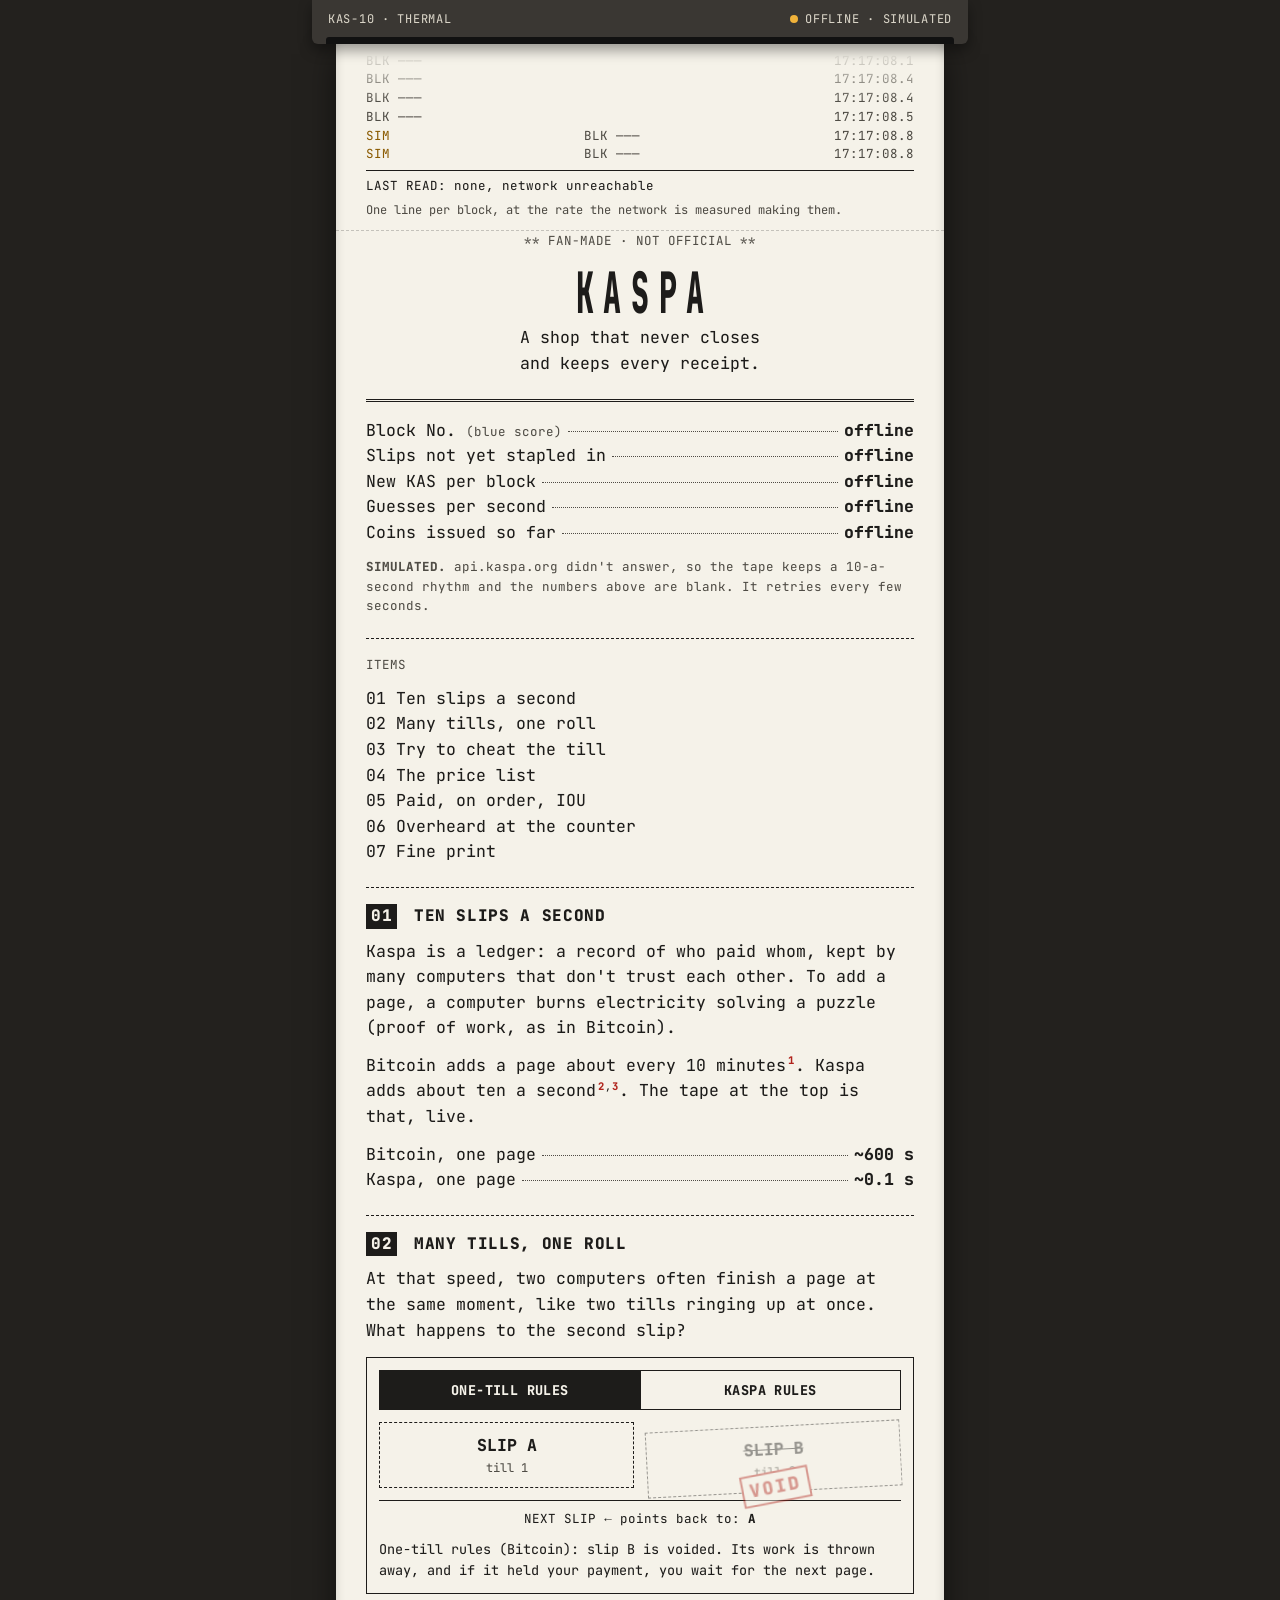
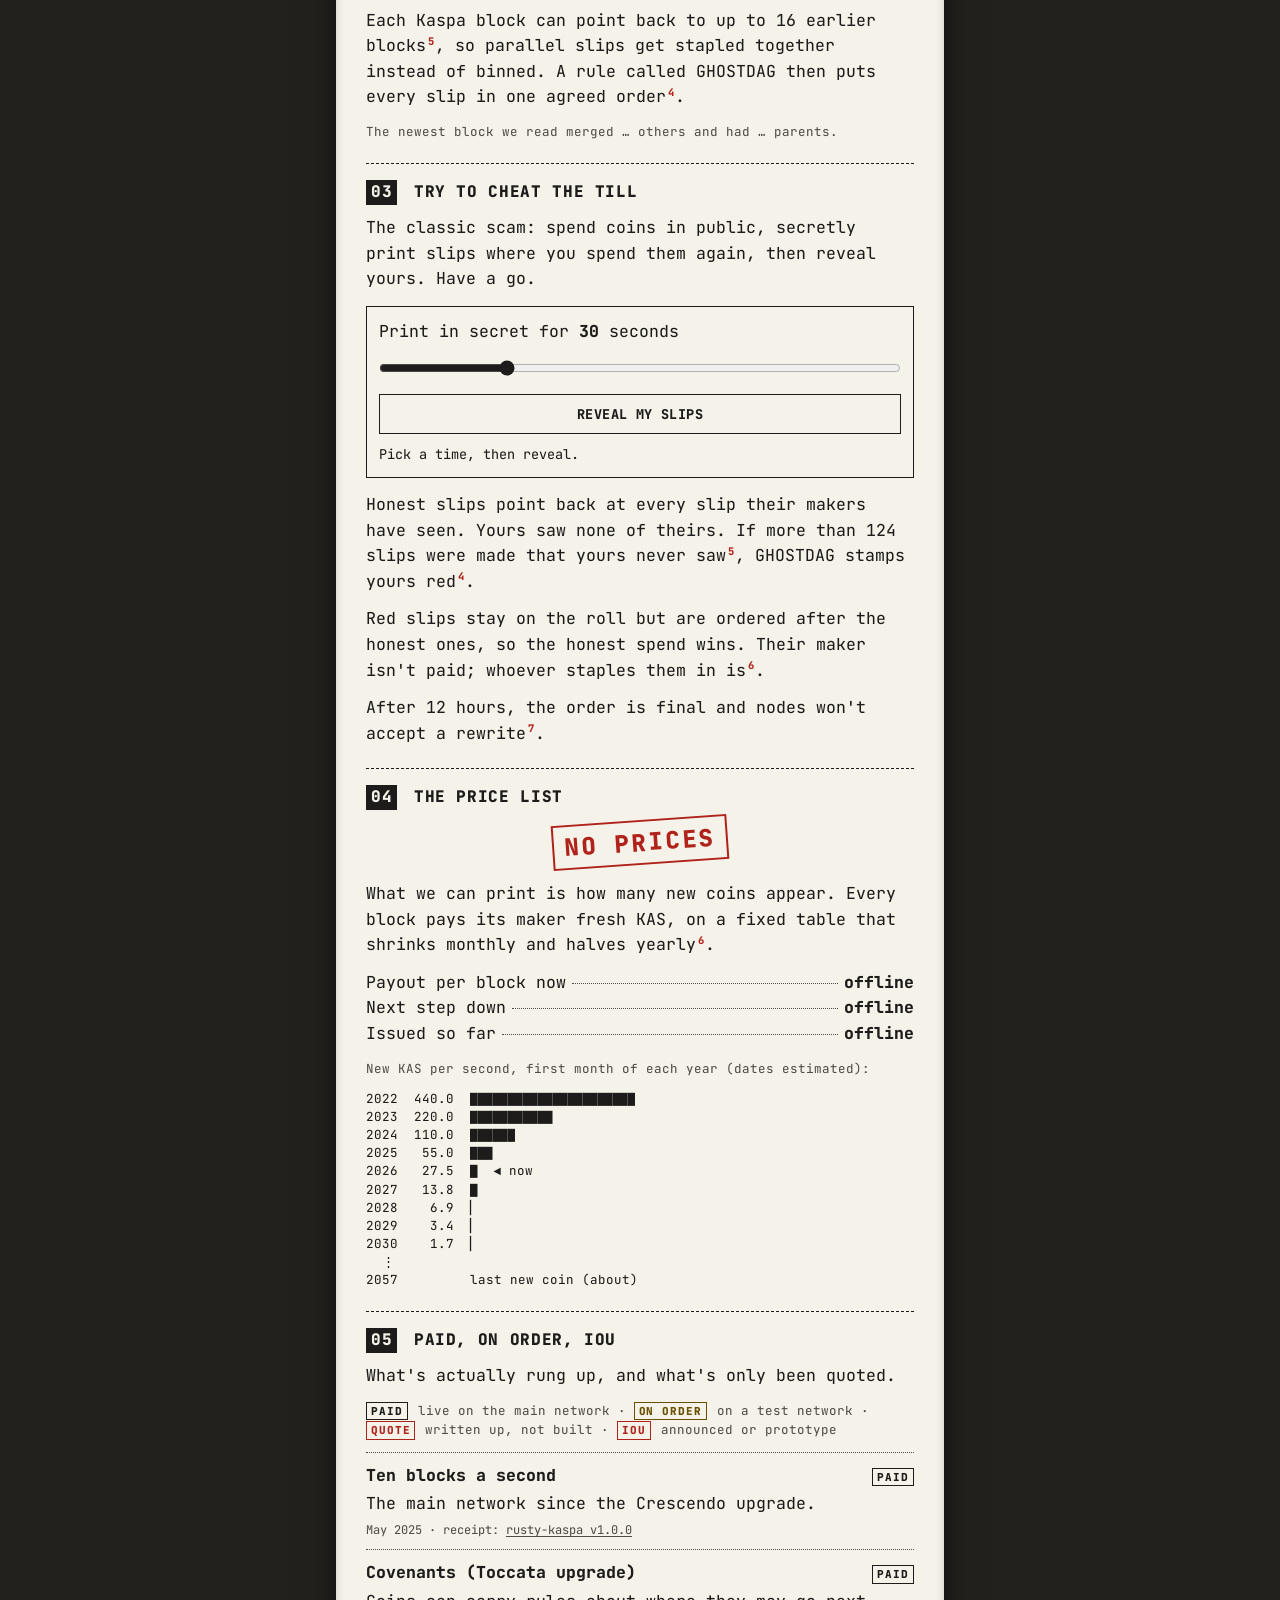
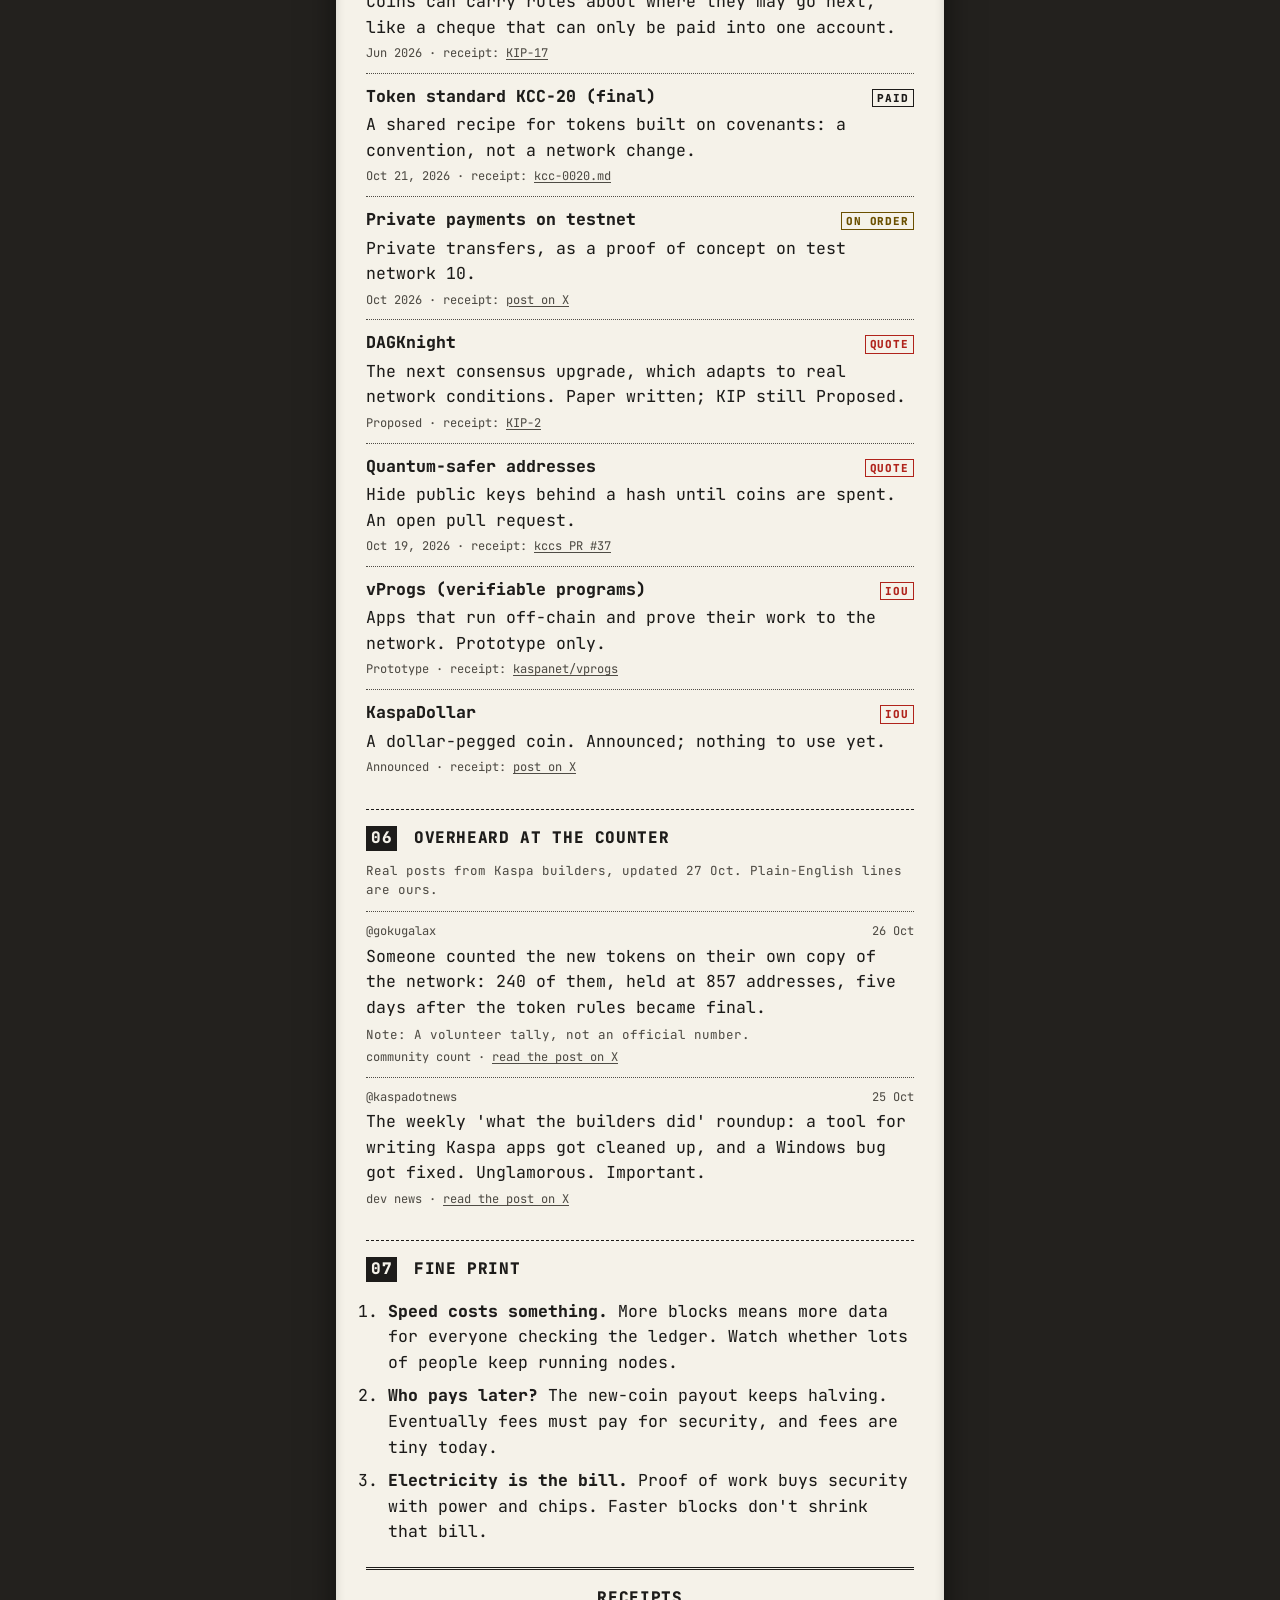
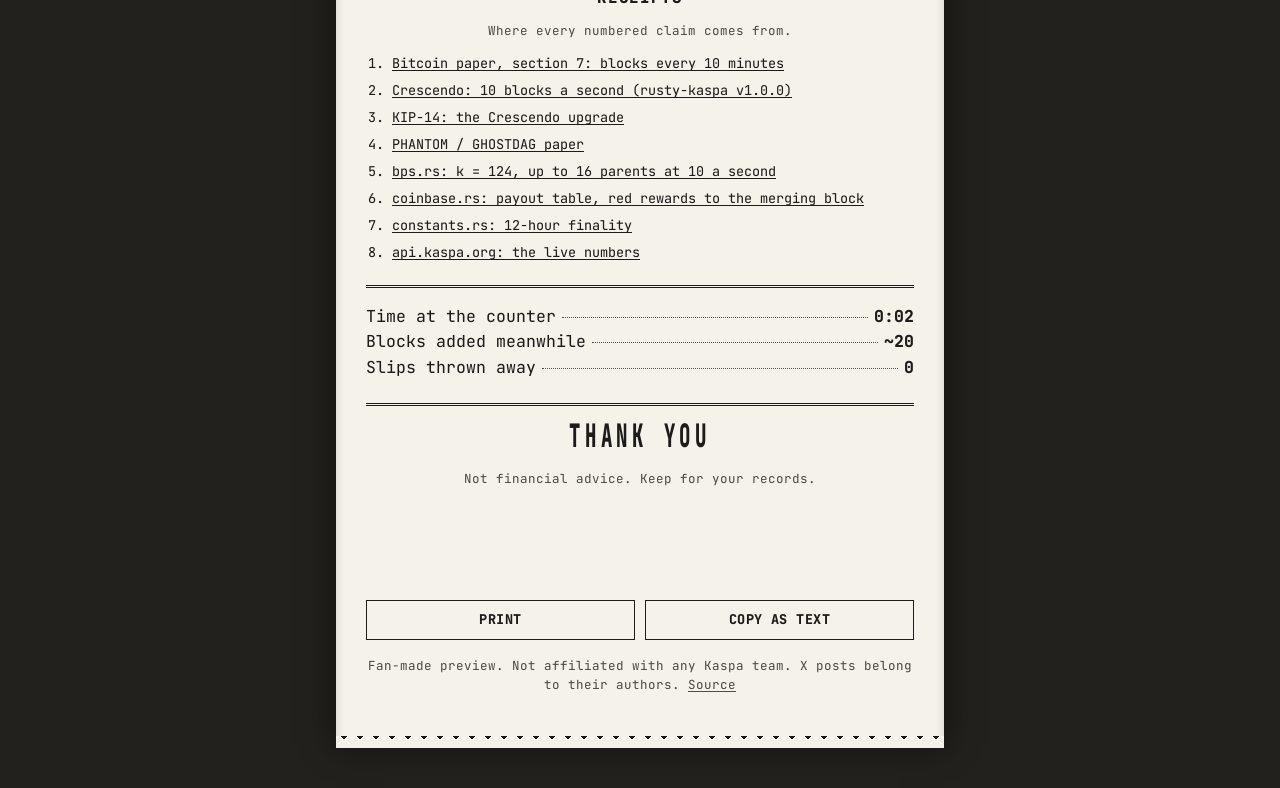
<file: index.html>
<!doctype html>
<html lang="en">
<head>
<meta charset="utf-8">
<meta name="viewport" content="width=device-width, initial-scale=1, viewport-fit=cover">
<meta name="robots" content="noindex,nofollow">
<title>Kaspa, on receipt · a shop that never closes</title>
<meta name="description" content="Kaspa explained as one long till receipt, printed live from the real network at about ten slips a second. Every claim has its source printed underneath. No prices.">
<meta property="og:title" content="Kaspa, on receipt">
<meta property="og:description" content="A shop that never closes and keeps every receipt. Printed live, sourced line by line, no prices.">
<meta property="og:image" content="https://parker2017code.github.io/kaspa-explained-v3/img/og.png">
<meta property="og:image:width" content="1200"><meta property="og:image:height" content="630">
<meta name="twitter:card" content="summary_large_image">
<meta name="theme-color" content="#23211e">
<link rel="icon" href="img/favicon.svg" type="image/svg+xml">
<link rel="preload" href="fonts/jbmono.woff2" as="font" type="font/woff2" crossorigin>
<link rel="stylesheet" href="css/receipt.css">
</head>
<body>
<a class="skip" href="#items">Skip to the explanation</a>

<header class="printer" aria-label="Live printer">
  <div class="printer-top">
    <span class="model">KAS-10 &middot; thermal</span>
    <span class="led" id="led" role="status"><i aria-hidden="true"></i><span id="ledtxt">warming up</span></span>
  </div>
  <div class="slot" aria-hidden="true"></div>
</header>

<main class="roll">
  <article class="paper" id="paper">
    <div class="tape" aria-label="Blocks printing live">
      <ol id="tape" aria-hidden="true"></ol>
      <p class="lastread" id="lastread"><span>LAST READ: waiting for the network…</span></p>
      <p class="tape-cap" id="tapecap">One line per block, at the rate the network is measured making them.</p>
    </div>

    <section class="head">
      <p class="center small">** FAN-MADE · NOT OFFICIAL **</p>
      <h1 class="dh center">KASPA</h1>
      <p class="center">A shop that never closes<br>and keeps every receipt.</p>
      <hr class="eq">
      <dl class="lines" id="totals">
        <div><dt>Block No. <span class="small">(blue score)</span></dt><dd id="t-score">…</dd></div>
        <div><dt>Slips not yet stapled in</dt><dd id="t-tips">…</dd></div>
        <div><dt>New KAS per block</dt><dd id="t-reward">…</dd></div>
        <div><dt>Guesses per second</dt><dd id="t-hash">…</dd></div>
        <div><dt>Coins issued so far</dt><dd id="t-supply">…</dd></div>
      </dl>
      <p class="small" id="t-src">Live from <a href="https://api.kaspa.org/docs">api.kaspa.org</a><sup><a class="r" href="#r8">8</a></sup>. If it can't be reached, this says SIMULATED.</p>
    </section>

    <nav class="items-nav" id="items" aria-label="Items on this receipt">
      <hr>
      <p class="small">ITEMS</p>
      <ol class="toc">
        <li><a href="#i1">Ten slips a second</a></li>
        <li><a href="#i2">Many tills, one roll</a></li>
        <li><a href="#i3">Try to cheat the till</a></li>
        <li><a href="#i4">The price list</a></li>
        <li><a href="#i5">Paid, on order, IOU</a></li>
        <li><a href="#i6">Overheard at the counter</a></li>
        <li><a href="#i7">Fine print</a></li>
      </ol>
    </nav>

    <section id="i1" aria-labelledby="h1i">
      <hr>
      <h2 id="h1i"><span class="no">01</span> Ten slips a second</h2>
      <p>Kaspa is a ledger: a record of who paid whom, kept by many computers that don't trust each other. To add a page, a computer burns electricity solving a puzzle (proof of work, as in Bitcoin).</p>
      <p>Bitcoin adds a page about every 10 minutes<sup><a class="r" href="#r1">1</a></sup>. Kaspa adds about ten a second<sup><a class="r" href="#r2">2</a>,<a class="r" href="#r3">3</a></sup>. The tape at the top is that, live.</p>
      <dl class="lines">
        <div><dt>Bitcoin, one page</dt><dd>~600 s</dd></div>
        <div><dt>Kaspa, one page</dt><dd>~0.1 s</dd></div>
      </dl>
    </section>

    <section id="i2" aria-labelledby="h2i">
      <hr>
      <h2 id="h2i"><span class="no">02</span> Many tills, one roll</h2>
      <p>At that speed, two computers often finish a page at the same moment, like two tills ringing up at once. What happens to the second slip?</p>
      <div class="sim" id="tills">
        <div class="seg" role="group" aria-label="Choose the rules">
          <button type="button" data-rule="chain" aria-pressed="true">One-till rules</button>
          <button type="button" data-rule="dag" aria-pressed="false">Kaspa rules</button>
        </div>
        <div class="slips" aria-hidden="true">
          <div class="slip" id="slipA"><b>SLIP A</b><span>till 1</span></div>
          <div class="slip" id="slipB"><b>SLIP B</b><span>till 2</span><i class="stamp" id="voidB">VOID</i></div>
        </div>
        <div class="next" id="nextslip" aria-hidden="true">NEXT SLIP &larr; points back to: <b id="parents">A</b></div>
        <p class="out" id="tillout" aria-live="polite"></p>
      </div>
      <p>Each Kaspa block can point back to up to 16 earlier blocks<sup><a class="r" href="#r5">5</a></sup>, so parallel slips get stapled together instead of binned. A rule called GHOSTDAG then puts every slip in one agreed order<sup><a class="r" href="#r4">4</a></sup>.</p>
      <p class="small" id="mergeline">The newest block we read merged <b id="merged">…</b> others and had <b id="parentsn">…</b> parents.</p>
    </section>

    <section id="i3" aria-labelledby="h3i">
      <hr>
      <h2 id="h3i"><span class="no">03</span> Try to cheat the till</h2>
      <p>The classic scam: spend coins in public, secretly print slips where you spend them again, then reveal yours. Have a go.</p>
      <div class="sim">
        <label for="hide">Print in secret for <b id="hidev">30</b> seconds</label>
        <input id="hide" type="range" min="2" max="120" value="30" step="1">
        <button type="button" class="key" id="reveal">Reveal my slips</button>
        <pre class="out" id="cheatout" aria-live="polite">Pick a time, then reveal.</pre>
      </div>
      <p>Honest slips point back at every slip their makers have seen. Yours saw none of theirs. If more than 124 slips were made that yours never saw<sup><a class="r" href="#r5">5</a></sup>, GHOSTDAG stamps yours red<sup><a class="r" href="#r4">4</a></sup>.</p>
      <p>Red slips stay on the roll but are ordered after the honest ones, so the honest spend wins. Their maker isn't paid; whoever staples them in is<sup><a class="r" href="#r6">6</a></sup>.</p>
      <p>After 12 hours, the order is final and nodes won't accept a rewrite<sup><a class="r" href="#r7">7</a></sup>.</p>
    </section>

    <section id="i4" aria-labelledby="h4i">
      <hr>
      <h2 id="h4i"><span class="no">04</span> The price list</h2>
      <p class="center stamp-line"><span class="stamp big">NO PRICES</span></p>
      <p>What we can print is how many new coins appear. Every block pays its maker fresh KAS, on a fixed table that shrinks monthly and halves yearly<sup><a class="r" href="#r6">6</a></sup>.</p>
      <dl class="lines">
        <div><dt>Payout per block now</dt><dd id="p-now">…</dd></div>
        <div><dt>Next step down</dt><dd id="p-next">…</dd></div>
        <div><dt>Issued so far</dt><dd id="p-pct">…</dd></div>
      </dl>
      <p class="small">New KAS per second, first month of each year<span id="p-est"></span>:</p>
      <pre class="bars" id="bars" role="img" aria-label="Bar chart: new coins per second fall by half every year"></pre>
    </section>

    <section id="i5" aria-labelledby="h5i">
      <hr>
      <h2 id="h5i"><span class="no">05</span> Paid, on order, IOU</h2>
      <p>What's actually rung up, and what's only been quoted.</p>
      <p class="legend small"><span class="st live">PAID</span> live on the main network · <span class="st test">ON ORDER</span> on a test network · <span class="st page">QUOTE</span> written up, not built · <span class="st comp">IOU</span> announced or prototype</p>
      <ul class="board" id="board"></ul>
    </section>

    <section id="i6" aria-labelledby="h6i">
      <hr>
      <h2 id="h6i"><span class="no">06</span> Overheard at the counter</h2>
      <p class="small" id="feedupd">Real posts from Kaspa builders. Plain-English lines are ours.</p>
      <ul class="feed" id="feed"><li>Loading…</li></ul>
    </section>

    <section id="i7" aria-labelledby="h7i">
      <hr>
      <h2 id="h7i"><span class="no">07</span> Fine print</h2>
            <ol class="fine">
        <li><b>Speed costs something.</b> More blocks means more data for everyone checking the ledger. Watch whether lots of people keep running nodes.</li>
        <li><b>Who pays later?</b> The new-coin payout keeps halving. Eventually fees must pay for security, and fees are tiny today.</li>
        <li><b>Electricity is the bill.</b> Proof of work buys security with power and chips. Faster blocks don't shrink that bill.</li>
      </ol>
    </section>

    <section id="receipts" aria-labelledby="hr">
      <hr class="eq">
      <h2 id="hr" class="center">RECEIPTS</h2>
      <p class="small center">Where every numbered claim comes from.</p>
      <ol class="src">
        <li id="r1"><a href="https://bitcoin.org/bitcoin.pdf">Bitcoin paper, section 7: blocks every 10 minutes</a></li>
        <li id="r2"><a href="https://github.com/kaspanet/rusty-kaspa/releases/tag/v1.0.0">Crescendo: 10 blocks a second (rusty-kaspa v1.0.0)</a></li>
        <li id="r3"><a href="https://github.com/kaspanet/kips/blob/master/kip-0014.md">KIP-14: the Crescendo upgrade</a></li>
        <li id="r4"><a href="https://eprint.iacr.org/2018/104">PHANTOM / GHOSTDAG paper</a></li>
        <li id="r5"><a href="https://github.com/kaspanet/rusty-kaspa/blob/master/consensus/core/src/config/bps.rs">bps.rs: k = 124, up to 16 parents at 10 a second</a></li>
        <li id="r6"><a href="https://github.com/kaspanet/rusty-kaspa/blob/master/consensus/src/processes/coinbase.rs">coinbase.rs: payout table, red rewards to the merging block</a></li>
        <li id="r7"><a href="https://github.com/kaspanet/rusty-kaspa/blob/master/consensus/core/src/config/constants.rs">constants.rs: 12-hour finality</a></li>
        <li id="r8"><a href="https://api.kaspa.org/docs">api.kaspa.org: the live numbers</a></li>
      </ol>
    </section>

    <section class="foot" aria-labelledby="hf">
      <hr class="eq">
      <h2 id="hf" class="sr">Your visit</h2>
      <dl class="lines">
        <div><dt>Time at the counter</dt><dd id="f-time">0:00</dd></div>
        <div><dt>Blocks added meanwhile</dt><dd id="f-blocks">…</dd></div>
        <div><dt>Slips thrown away</dt><dd>0</dd></div>
      </dl>
      <hr class="eq">
      <p class="center dh2">THANK YOU</p>
      <p class="center small">Not financial advice. Keep for your records.</p>
      <div class="barcode" id="barcode" role="img" aria-label="Barcode of the current block number"></div>
      <p class="center small" id="bcnum">&nbsp;</p>
      <div class="keys">
        <button type="button" class="key" id="print">Print</button>
        <button type="button" class="key" id="copy">Copy as text</button>
      </div>
      <p class="center small">Fan-made preview. Not affiliated with any Kaspa team. X posts belong to their authors. <a href="https://github.com/parker2017code/kaspa-explained-v3">Source</a></p>
    </section>
  </article>
  <div class="tear" aria-hidden="true"></div>
</main>
<script src="js/data.js"></script>
<script src="js/receipt.js"></script>
</body>
</html>
</file>
<file: css/receipt.css>
@font-face{font-family:M;src:url(../fonts/jbmono.woff2) format("woff2");font-weight:100 800;font-display:swap}
:root{--paper:#f5f2e9;--ink:#1d1c1a;--faded:#4f4c45;--red:#b0231b;--counter:#23211e;--led:#49eacb;--w:34rem}
*{box-sizing:border-box}
html{background:var(--counter);-webkit-text-size-adjust:100%}
body{margin:0;color:var(--ink);font:15px/1.55 M,ui-monospace,Menlo,Consolas,monospace;font-weight:420}
a{color:inherit;text-decoration-thickness:1px;text-underline-offset:2px}
a:focus-visible,button:focus-visible,input:focus-visible{outline:2px solid var(--red);outline-offset:2px}
.skip{position:absolute;left:-999px;top:0;background:var(--paper);padding:8px 12px;z-index:9}.skip:focus{left:8px;top:8px}
.sr{position:absolute;width:1px;height:1px;overflow:hidden;clip:rect(0 0 0 0)}
.small{font-size:12.5px;color:var(--faded)}
.center{text-align:center}
b{font-weight:760}

/* the printer: a sticky housing the paper feeds out of */
.printer{position:sticky;top:0;z-index:5;width:min(100%,calc(var(--w) + 3rem));margin:0 auto;padding:10px 16px 0;background:#3a3733;border-radius:0 0 6px 6px;color:#d9d4c7;box-shadow:0 6px 14px #0006}
.printer-top{display:flex;justify-content:space-between;align-items:center;font-size:12px;letter-spacing:.06em;text-transform:uppercase;padding-bottom:8px}
.led{display:inline-flex;align-items:center;gap:7px}
.led i{width:8px;height:8px;border-radius:50%;background:#77736a}
.led.on i{background:var(--led)}.led.off i{background:#f0b23a}
.slot{height:7px;margin:0 -2px;background:#111;border-radius:3px 3px 0 0}

.roll{padding:0 12px 40px}
.paper{position:relative;width:min(100%,var(--w));margin:0 auto;background:var(--paper);padding:6px 22px 26px;box-shadow:0 10px 30px #0008,inset 10px 0 12px -12px #0003,inset -10px 0 12px -12px #0003}
.tear{width:min(100%,var(--w));margin:0 auto;height:12px;background:linear-gradient(-45deg,transparent 8px,var(--paper) 0) 0 0/16px 12px,linear-gradient(45deg,transparent 8px,var(--paper) 0) 0 0/16px 12px;transform:scaleY(-1)}

/* live tape */
.tape{margin:0 -22px;padding:0 22px 10px;border-bottom:1px dashed #0003}
#tape{list-style:none;margin:0;padding:0;height:9em;overflow:hidden;font-size:12.5px;line-height:1.5em;display:flex;flex-direction:column;justify-content:flex-end;-webkit-mask:linear-gradient(transparent,#000 45%);mask:linear-gradient(transparent,#000 45%)}
#tape li{display:flex;justify-content:space-between;white-space:nowrap;color:var(--faded)}
#tape li.offl::before{content:"SIM";color:#8a5a00}
.lastread{display:flex;justify-content:space-between;gap:8px;flex-wrap:wrap;margin:6px 0 0;font-size:12.5px;border-top:1px solid var(--ink);padding-top:5px}
.tape-cap{margin:6px 0 0;font-size:12px;color:var(--faded)}

hr{border:0;border-top:1px dashed var(--ink);margin:22px 0 16px}
hr.eq{border-top:3px double var(--ink)}
h1,h2{font-weight:800;margin:0}
.dh{font-size:30px;letter-spacing:.32em;padding-left:.32em;transform:scaleY(1.9);transform-origin:50% 0;margin:6px 0 30px;line-height:1.1}
.dh2{font-weight:800;font-size:19px;letter-spacing:.25em;transform:scaleY(1.7);margin:10px 0 18px}
h2{font-size:16px;text-transform:uppercase;letter-spacing:.04em;margin-bottom:10px}
h2 .no{display:inline-block;background:var(--ink);color:var(--paper);padding:0 5px;margin-right:6px}
p{margin:0 0 12px}
sup{font-size:10.5px;line-height:0;margin-left:1px}
a.r{text-decoration:none;color:var(--red);font-weight:760;padding:0 1px}
a.r:hover{text-decoration:underline}

/* item ... value lines with dotted leaders */
.lines{margin:10px 0 12px}
.lines div{display:flex;align-items:baseline;gap:6px}
.lines dt{flex:0 1 auto}
.lines div::after{content:"";order:1;flex:1;border-bottom:1.5px dotted var(--faded);transform:translateY(-4px);min-width:12px}
.lines dd{order:2;margin:0;font-weight:760;text-align:right;white-space:nowrap}

.toc{margin:0;padding-left:0;list-style:none;counter-reset:t}
.toc li{counter-increment:t}.toc li::before{content:"0" counter(t) "  "}
.toc a{text-decoration:none}.toc a:hover{text-decoration:underline}

/* interactive bits */
.sim{border:1.5px solid var(--ink);padding:12px;margin:14px 0}
.seg{display:flex;gap:0;margin-bottom:12px}
.seg button,.key{font:inherit;font-weight:760;font-size:13.5px;color:var(--ink);background:var(--paper);border:1.5px solid var(--ink);padding:8px 10px;min-height:40px;cursor:pointer;text-transform:uppercase;letter-spacing:.03em}
.seg button{flex:1}.seg button+button{border-left:0}
.seg button[aria-pressed=true]{background:var(--ink);color:var(--paper)}
.key:hover,.seg button:hover{box-shadow:inset 0 -3px 0 var(--ink)}.key:active{transform:translateY(1px)}
.slips{display:grid;grid-template-columns:1fr 1fr;gap:12px}
.slip{position:relative;border:1.5px dashed var(--ink);padding:10px;text-align:center;transition:opacity .25s ease-out,transform .25s ease-out}
.slip span{display:block;font-size:12px;color:var(--faded)}
.slip.dead{opacity:.45;transform:rotate(-3deg) translateY(4px)}
.stamp{font-style:normal;font-weight:800;color:var(--red);border:2.5px solid var(--red);padding:0 6px;letter-spacing:.12em;display:inline-block;transform:rotate(-8deg)}
.slip .stamp{position:absolute;left:50%;bottom:-12px;translate:-50% 0;font-size:18px;background:var(--paper);opacity:0;transition:opacity .15s}
.slip.dead b{text-decoration:line-through}
.slip.dead .stamp{opacity:1}
.stamp.big{font-size:24px;padding:2px 10px;transform:rotate(-4deg)}
.stamp-line{margin:6px 0 16px}
.next{margin:12px 0 0;font-size:12.5px;text-align:center;border-top:1.5px solid var(--ink);padding-top:8px}
.out{margin:10px 0 0;font:inherit;font-size:13.5px;white-space:pre-wrap;min-height:1.5em}
input[type=range]{width:100%;accent-color:var(--ink);margin:10px 0 12px;height:28px}
label{display:block}
.sim .key{width:100%}
.bars{font:inherit;font-size:12.5px;line-height:1.45;margin:0;white-space:pre;overflow-x:auto}

/* paid / on order board */
.legend .st{margin-right:2px}
.st{display:inline-block;font-weight:800;font-size:11px;letter-spacing:.08em;border:1.5px solid currentColor;padding:0 4px;line-height:1.5;white-space:nowrap}
.st.live{color:var(--ink)}.st.test{color:#6b5000}.st.page,.st.comp{color:var(--red)}
.board,.feed{list-style:none;margin:10px 0 0;padding:0}
.board li,.feed li{padding:10px 0;border-top:1px dotted var(--faded)}
.board .t{display:flex;justify-content:space-between;gap:8px;align-items:baseline}
.board .t b{flex:1}
.board p,.feed p{margin:3px 0 4px}
.board .meta,.feed .meta{font-size:12px;color:var(--faded)}
.feed .who{display:flex;justify-content:space-between;font-size:12px;color:var(--faded)}
.fine{padding-left:22px}.fine li{margin-bottom:8px}
.src{padding-left:26px;font-size:13.5px}.src li{margin-bottom:6px}
.src li:target{background:#0000000f}

.barcode{display:flex;justify-content:center;height:56px;margin:16px 0 4px}
.barcode svg{height:100%;width:auto;max-width:100%}
.keys{display:grid;grid-template-columns:1fr 1fr;gap:10px;margin:16px 0}
.foot .small:last-child{margin-top:8px}

:root{--w:34rem}@media (min-width:900px){:root{--w:38rem}body{font-size:16.5px}.paper{padding:8px 30px 30px}.tape{margin:0 -30px;padding:0 30px 10px}}
@media (max-width:380px){.paper{padding:6px 16px 22px}.tape{margin:0 -16px;padding:0 16px 10px}.keys{grid-template-columns:1fr}}
@media (prefers-reduced-motion:reduce){*{transition:none!important}}
@media print{
  @page{size:80mm auto;margin:4mm}
  html,body{background:#fff}.printer,.tape,.keys,.skip,.items-nav,.sim,.tear{display:none!important}
  .roll{padding:0}.paper{width:auto;padding:0;box-shadow:none;background:#fff}
  body{font-size:9pt}a{text-decoration:none}.src a::after{content:" " attr(href);font-size:7pt;word-break:break-all}
}
</file>
